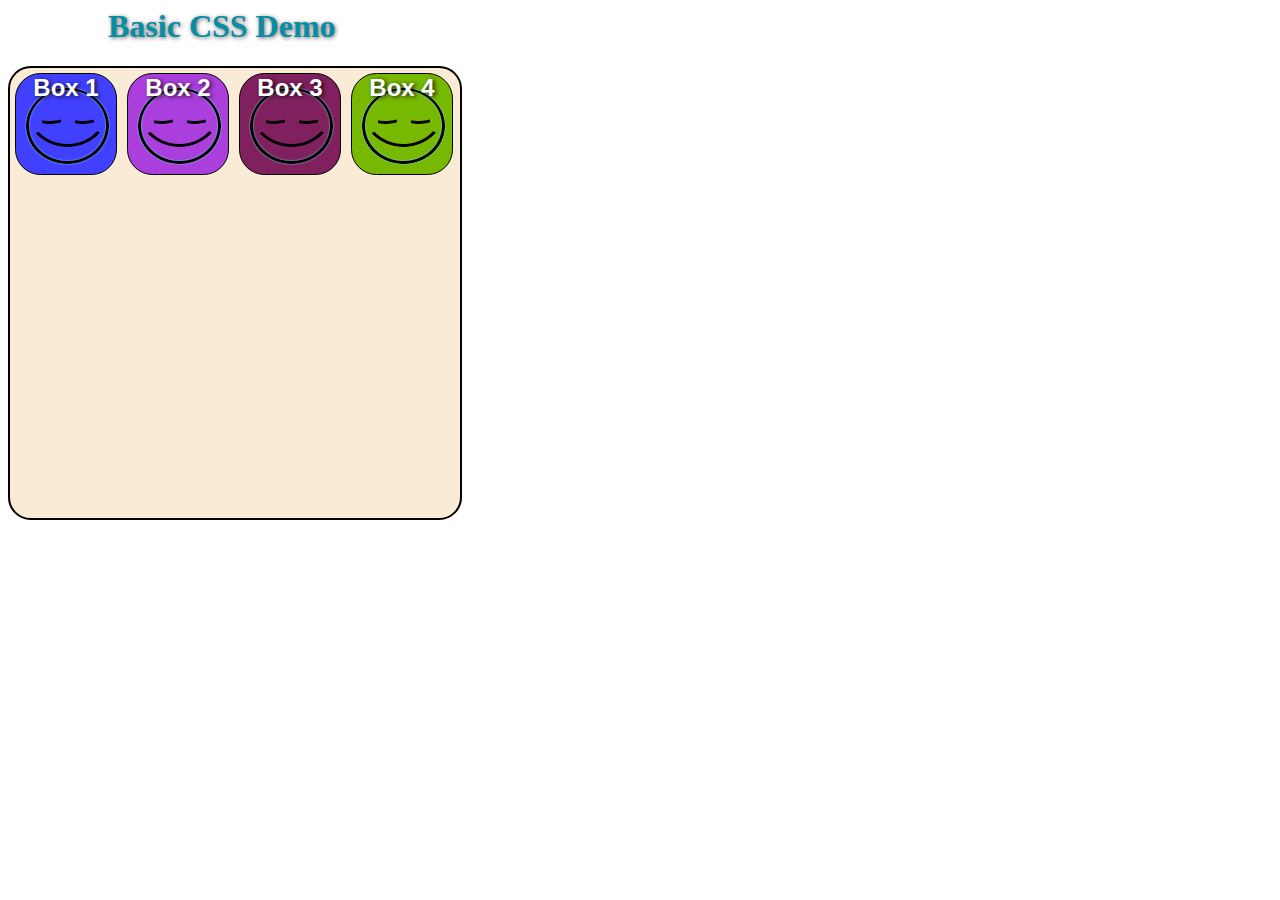
<file: Basic_HTML_and_CSS/Basic_CSS_Demo_1.html>
<!@DOCTYPE html>
<html lang="en">
    <head>
        <meta charset="utf-8">
        <title>Basic HTML Template</title>
        <link rel="stylesheet" href="./css/Basic_style.css">
    </head>
    <body>
        
        <div>
            <h1>Basic CSS Demo</h1>
        </div>
        
        <div class="container">
            <div class="squares">
                <p>Box 1</p>
            </div>

            <div class="squares">
                <p>Box 2</p>
            </div>

            <div class="squares">
                <p>Box 3</p>
            </div>

            <div class="squares">
                <p>Box 4</p>
            </div>
        </div>
   
    </body>
</html>
</file>
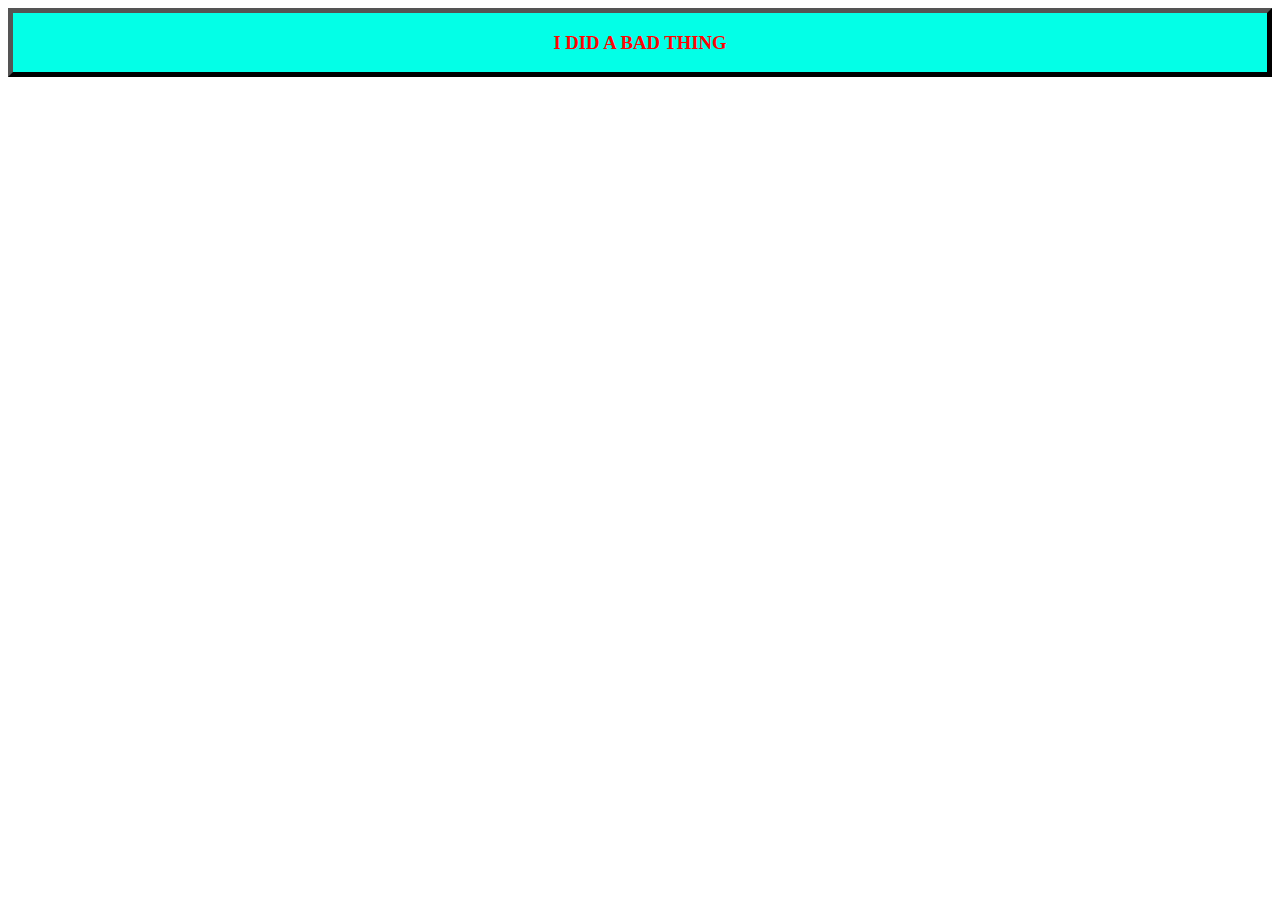
<file: Basic_HTML_and_CSS/Basic_HTML_3.html>
<html>
<head>
<style>
	.myDiv {
		border: 5px outset #000000;
		background-color: #03FFE7;
		color: #FF0303;
		text-align: center;
	}
</style>
</head>
<body>

<div class="myDiv">
	<h3>I DID A BAD THING</h3>
</div>

</body>
</html>
</file>
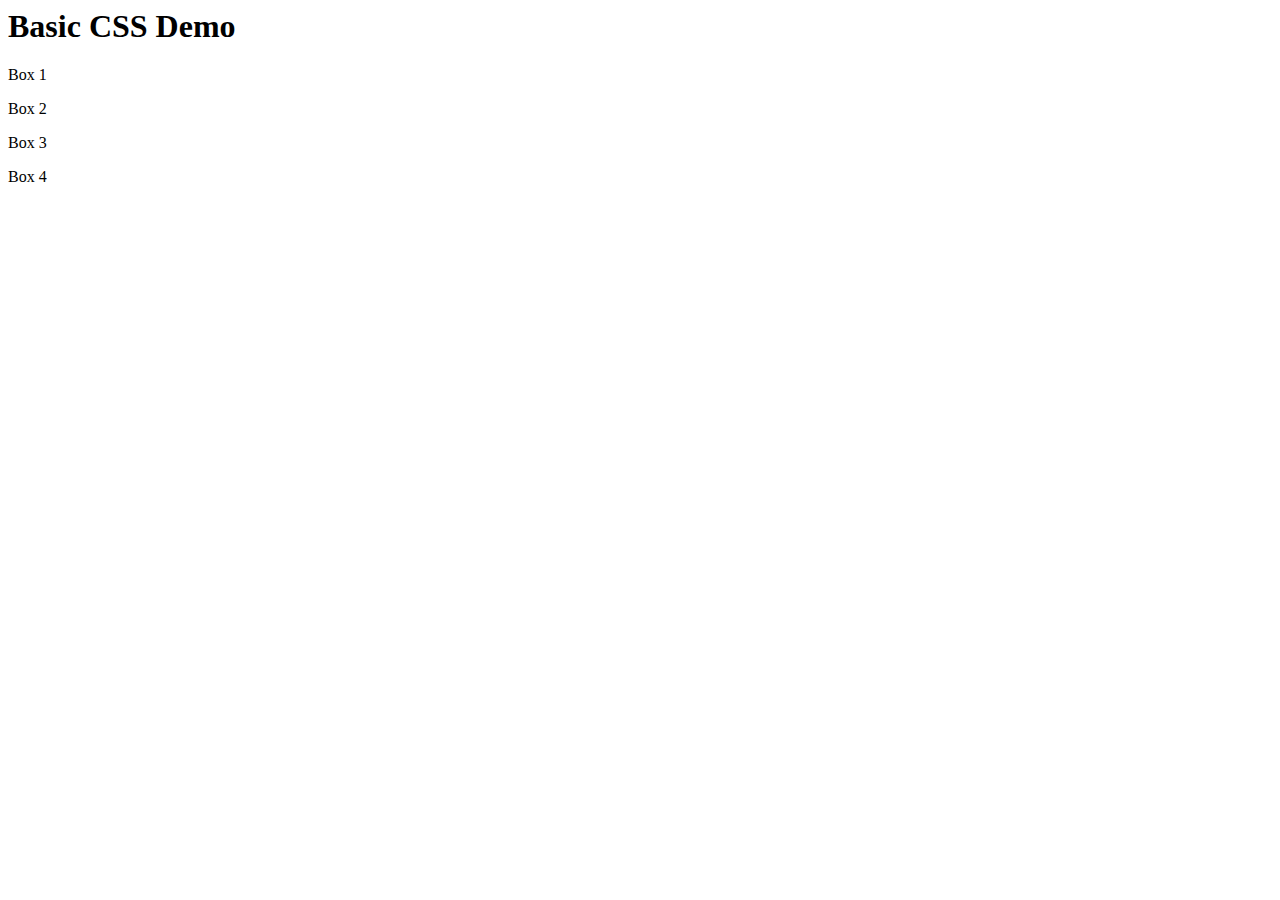
<file: Basic_HTML_and_CSS/Basic_HTML_Template.html>
<!@DOCTYPE html>
<html lang="en">
    <head>
        <meta charset="utf-8">
        <title>Basic HTML Template</title>
    </head>
    <body>
        
        <div>
            <h1>Basic CSS Demo</h1>
        </div>
        
        <div class="container">
            <div class="squares">
                <p>Box 1</p>
            </div>

            <div class="squares">
                <p>Box 2</p>
            </div>

            <div class="squares">
                <p>Box 3</p>
            </div>

            <div class="Squares">
                <p>Box 4</p>
            </div>
        </div>
   
    </body>
</html>
</file>
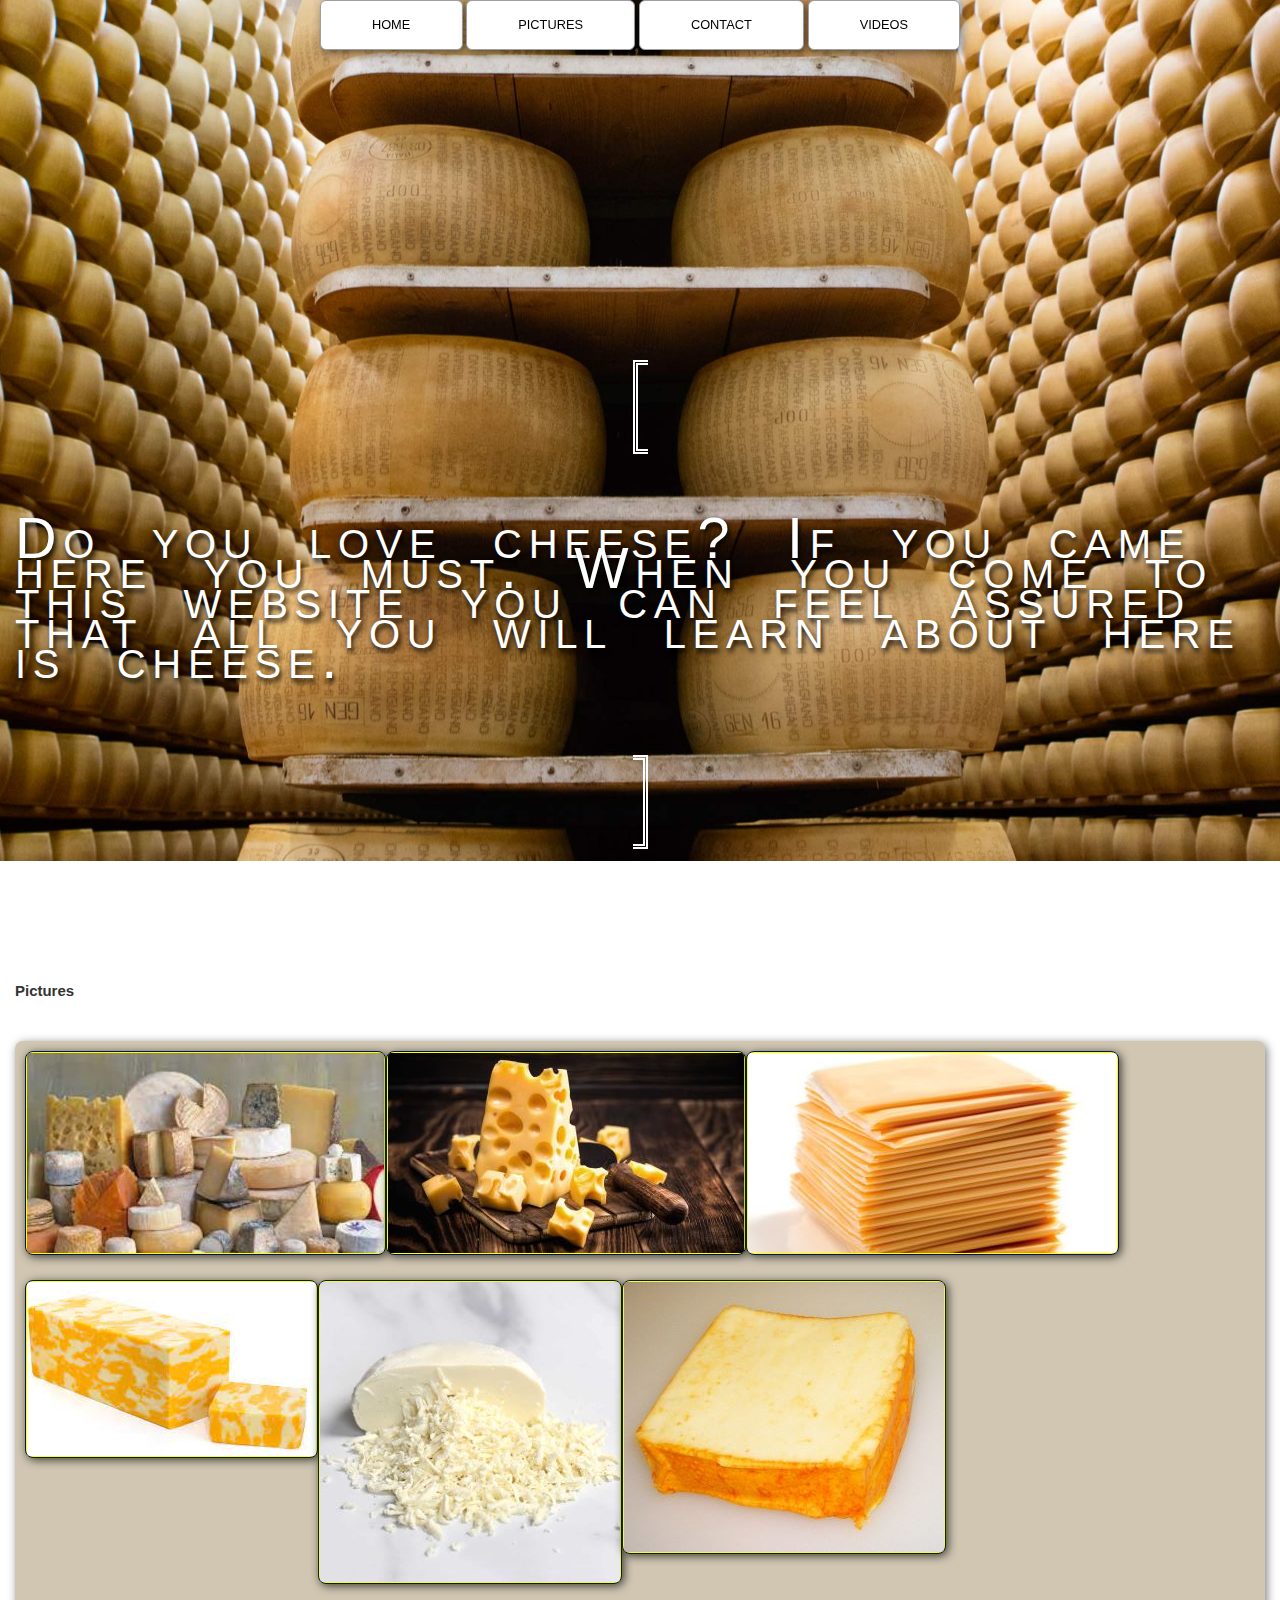
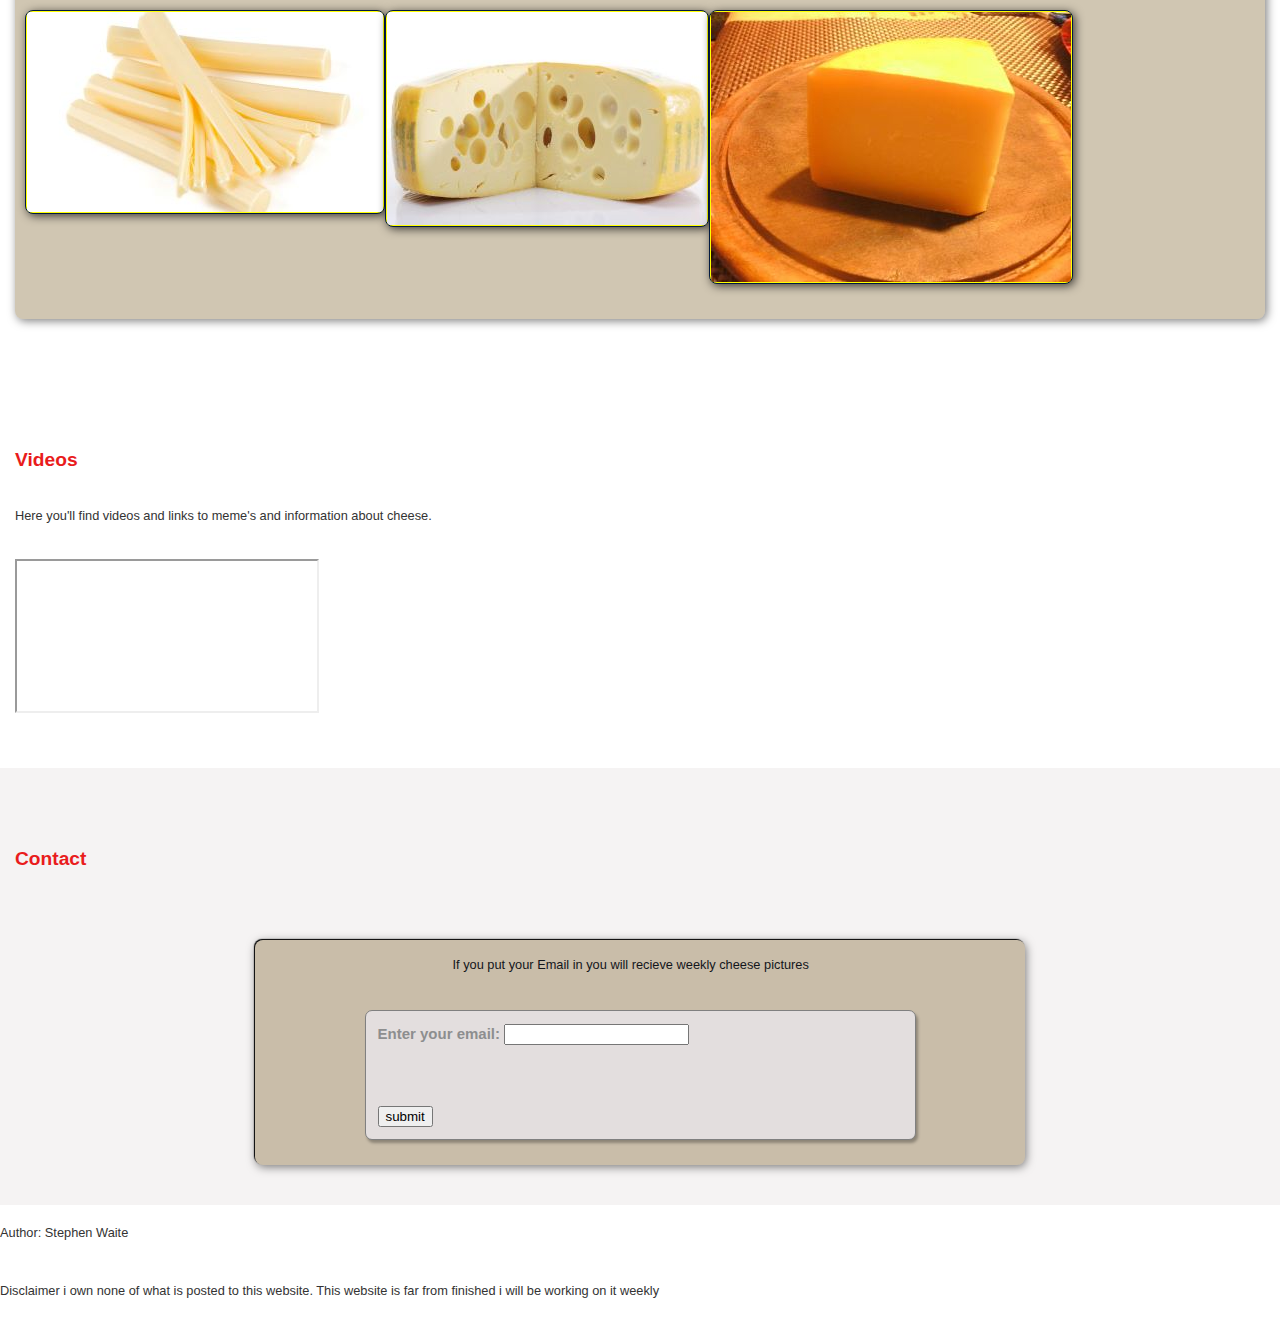
<file: Basic_HTML_and_CSS/one_page_website.html>
<!DOCTYPE html>
<html lang="en">
	<head>
		<link rel="stylesheet" href="./css/favicon.css">
		<meta Charset="UTF-8">
		<title>Welcome to Cheese</title>
		<link rel="stylesheet" href="./css/animation.css">
		<link rel="stylesheet" href="./css/shared.css">
	</head>
	<body>
	
		<!-- NAV -->
		<div class="wrap">
			<div class="menu-container">
				<ul class="menu">
					<a href="#home" id="link"><li>HOME</li></a>
					<a href="#pictures" id="link"><li>PICTURES</li></a>
					<a href="#contact" id="link"><li>CONTACT</li></a>
					<a href="#videos" id="link"><li>VIDEOS</li></a>
				</ul>
			</div>
		</div>
		<!-- END NAV -->
		
		<!-- HOME -->
		<div id="home">
			<div class="container">
				<div class="text-center">
					<span class="head-main">
						<p> Do you love cheese? If you came here you must. 
						When you come to this website you can feel assured that all you will learn about here is cheese. </p>
					</span>
				</div>
			</div>
		</div>
		<!-- END HOME -->
		
		<!-- PICTURES -->
		<section id="pictures">
			<div class="container">
				<h3>Pictures</h3>
					<div class="flex-container">
					
						<!-- PICTURE-CONTAINER 1 -->
						<div class="photo-container">
							<div class="photo">
								<img src="Pictures\Thumbnail_1.jpg" onclick="openModal();currentSlide(1)" class="hover-shadow">
								<div class="photo-overlay">
									<p>This is what the different cheese's look like.</p>
								</div>
							</div>
						</div>
						<!-- END PICTURE-CONTAINER 1 -->
					
						<!-- PICTURE-CONTAINER 2 -->
						<div class="photo-container">
							<div class="photo">
								<img src="Pictures\Thumbnail_2.jpg" onclick="openModal();currentSlide(2)" class="hover-shadow">
								<div class="photo-overlay">
									<p>This is what swiss cheese look's like.</p>
								</div>
							</div>
						</div>
						<!-- END PICTURE-CONTAINER 2 -->
					
						<!-- PICTURE-CONTAINER 3 -->
						<div class="photo-container">
							<div class="photo">
								<img src="Pictures\Thumbnail_3.jpg" onclick="openModal();currentSlide(3)" class="hover-shadow">
								<div class="photo-overlay">
									<p>This is what sliced cheddar cheese look's like.</p>
								</div>
							</div>
						</div>
						<!-- END PICTURE-CONTAINER 3 -->
					
						<!-- PICTURE-CONTAINER 4 -->
						<div class="photo-container">
							<div class="photo">
								<img src="Pictures\Thumbnail_4.jpg" onclick="openModal();currentSlide(4)" class="hover-shadow">
								<div class="photo-overlay">
									<p>This is what marble cheese look's like.</p>
								</div>
							</div>
						</div>
						<!-- END PICTURE-CONTAINER 4 -->
					
						<!-- PICTURE-CONTAINER 5 -->
						<div class="photo-container">
							<div class="photo">
								<img src="Pictures\Thumbnail_5.jpg" onclick="openModal();currentSlide(5)" class="hover-shadow">
								<div class="photo-overlay">
									<p>This is what mozzarella cheese look's like.</p>
								</div>
							</div>
						</div>
						<!-- END PICTURE-CONTAINER 5 -->
					
						<!-- PICTURE-CONTAINER 6 -->
						<div class="photo-container">
							<div class="photo">
								<img src="Pictures\Thumbnail_6.jpg" onclick="openModal();currentSlide(6)" class="hover-shadow">
								<div class="photo-overlay">
									<p>This is cheese look's like bread.</p>
								</div>
							</div>
						</div>
						<!-- END PICTURE-CONTAINER 6 -->
					
						<!-- PICTURE-CONTAINER 7 -->
						<div class="photo-container">
							<div class="photo">
								<img src="Pictures\Thumbnail_7.jpg" onclick="openModal();currentSlide(7)" class="hover-shadow">
								<div class="photo-overlay">
									<p>This is what string cheese look's like.</p>
								</div>
							</div>
						</div>
						<!-- END PICTURE-CONTAINER 7 -->
					
						<!-- PICTURE-CONTAINER 8 -->
						<div class="photo-container">
							<div class="photo">
								<img src="Pictures\Thumbnail_8.jpg" onclick="openModal();currentSlide(8)" class="hover-shadow">
								<div class="photo-overlay">
									<p>This is what a cut wheel of swiss cheese look's like.</p>
								</div>
							</div>
						</div>
						<!-- END PICTURE-CONTAINER 8 -->
					
						<!-- PICTURE-CONTAINER 9 -->
						<div class="photo-container">
							<div class="photo">
								<img src="Pictures\Thumbnail_9.jpg" onclick="openModal();currentSlide(9)" class="hover-shadow">
								<div class="photo-overlay">
									<p>This is what a block of cheddar cheese look's like.</p>
								</div>
							</div>
						</div>
						<!-- END PICTURE-CONTAINER 9 -->
					
				</div>
			</div>
		</section>
		<!-- END PICTURES -->
		
		<!-- THE MODAL/LIGHTBOX -->
		<div id="myModal" class="modal">
			<span class="close cursor" onclick="closeModal()">&times;</span>
			<div class="modal-content">

				<div class="mySlides">
					<div class="numbertext">1 / 9</div>
					<img src="Pictures\Thumbnail_1.jpg" style="width:100%;">
				</div>

				<div class="mySlides">
					<div class="numbertext">2 / 9</div>
					<img src="Pictures\Thumbnail_2.jpg" style="width:100%;">
				</div>

				<div class="mySlides">
					<div class="numbertext">3 / 9</div>
					<img src="Pictures\Thumbnail_3.jpg" style="width:100%;">
				</div>

				<div class="mySlides">
					<div class="numbertext">4 / 9</div>
					<img src="Pictures\Thumbnail_4.jpg" style="width:100%;">
				</div>

				<div class="mySlides">
					<div class="numbertext">5 / 9</div>
					<img src="Pictures\Thumbnail_5.jpg" style="width:100%;">
				</div>

				<div class="mySlides">
					<div class="numbertext">6 / 9</div>
					<img src="Pictures\Thumbnail_6.jpg" style="width:100%;">
				</div>

				<div class="mySlides">
					<div class="numbertext">7 / 9</div>
					<img src="Pictures\Thumbnail_7.jpg" style="width:100%;">
				</div>

				<div class="mySlides">
					<div class="numbertext">8 / 9</div>
					<img src="Pictures\Thumbnail_8.jpg" style="width:100%;">
				</div>

				<div class="mySlides">
					<div class="numbertext">9 / 9</div>
					<img src="Pictures\Thumbnail_9.jpg" style="width:100%;">
				</div>

				<!-- NEXT/PREVIOUS CONTROLS -->
				<a class="prev" onclick="plusSlides(-1)">%#10094;</a>
				<a class="next" onclick="plusSlides(1)">%#10095;</a>

				<!-- CAPTION TEXT -->
				<div class="caption-container">
					<p id="caption"></p>
				</div>

				<!-- THUMBNAIL IMAGE CONTROLS -->
				<div class="column">
					<img class="demo" src="Pictures\Thumbnail_1.jpg" onclick="currentSlide(1)" alt="">
				</div>

				<div class="column">
					<img class="demo" src="Pictures\Thumbnail_2.jpg" onclick="currentSlide(1)" alt="">
				</div>

				<div class="column">
					<img class="demo" src="Pictures\Thumbnail_3.jpg" onclick="currentSlide(1)" alt="">
				</div>

				<div class="column">
					<img class="demo" src="Pictures\Thumbnail_4.jpg" onclick="currentSlide(1)" alt="">
				</div>

				<div class="column">
					<img class="demo" src="Pictures\Thumbnail_5.jpg" onclick="currentSlide(1)" alt="">
				</div>

				<div class="column">
					<img class="demo" src="Pictures\Thumbnail_6.jpg" onclick="currentSlide(1)" alt="">
				</div>

				<div class="column">
					<img class="demo" src="Pictures\Thumbnail_7.jpg" onclick="currentSlide(1)" alt="">
				</div>

				<div class="column">
					<img class="demo" src="Pictures\Thumbnail_8.jpg" onclick="currentSlide(1)" alt="">
				</div>

				<div class="column">
					<img class="demo" src="Pictures\Thumbnail_9.jpg" onclick="currentSlide(1)" alt="">
				</div>

			</div>
		</div>

		<!-- VIDEOS -->
		<section id="videos">
			<div class="container">
				<div>
					<h2>Videos</h2>
						<div>
							<p>Here you'll find videos and links to meme's and information about cheese.</p>
								<div class="video-container">
									<iframe
									src="https://www.youtube.com/embed/SyimUCBIo6c"
									title="Cheese">
									</iframe>
								</div>
						</div>
				</div>
			</div>
		</section>
		<!-- END VIDEOS -->
		
		<!-- CONTACT -->
		<section id="contact">
			<div class="container">
				<div class="heading-padding">
					<h2 class="heading-padding">Contact</h2>
					<div class="contact-area">
						<p class="contact-text">If you put your Email in you will recieve weekly cheese pictures</p>
						<div class="contact-info">
							<form action="" method="post">
								<label for="email">Enter your email:</label>
								<input type="email" id="email" name="email">
								<div class="form-spacer">
								</div>
								<div class="submit">
									<input type="submit" value="submit">
								</div>	
							</form>
						</div>
					</div>
				</div>
			</div>
		</section>
		<!-- END CONTACT -->
		
		<!-- FOOTER -->
			<footer>
				<p>Author: Stephen Waite</p>
				<p>Disclaimer i own none of what is posted to this website. This website is far from finished i will be working on it weekly</p>
		<!-- END FOOTER -->
	
		<script src="./js/one_page_website.js"></script>
	</body>
</html>
</file>
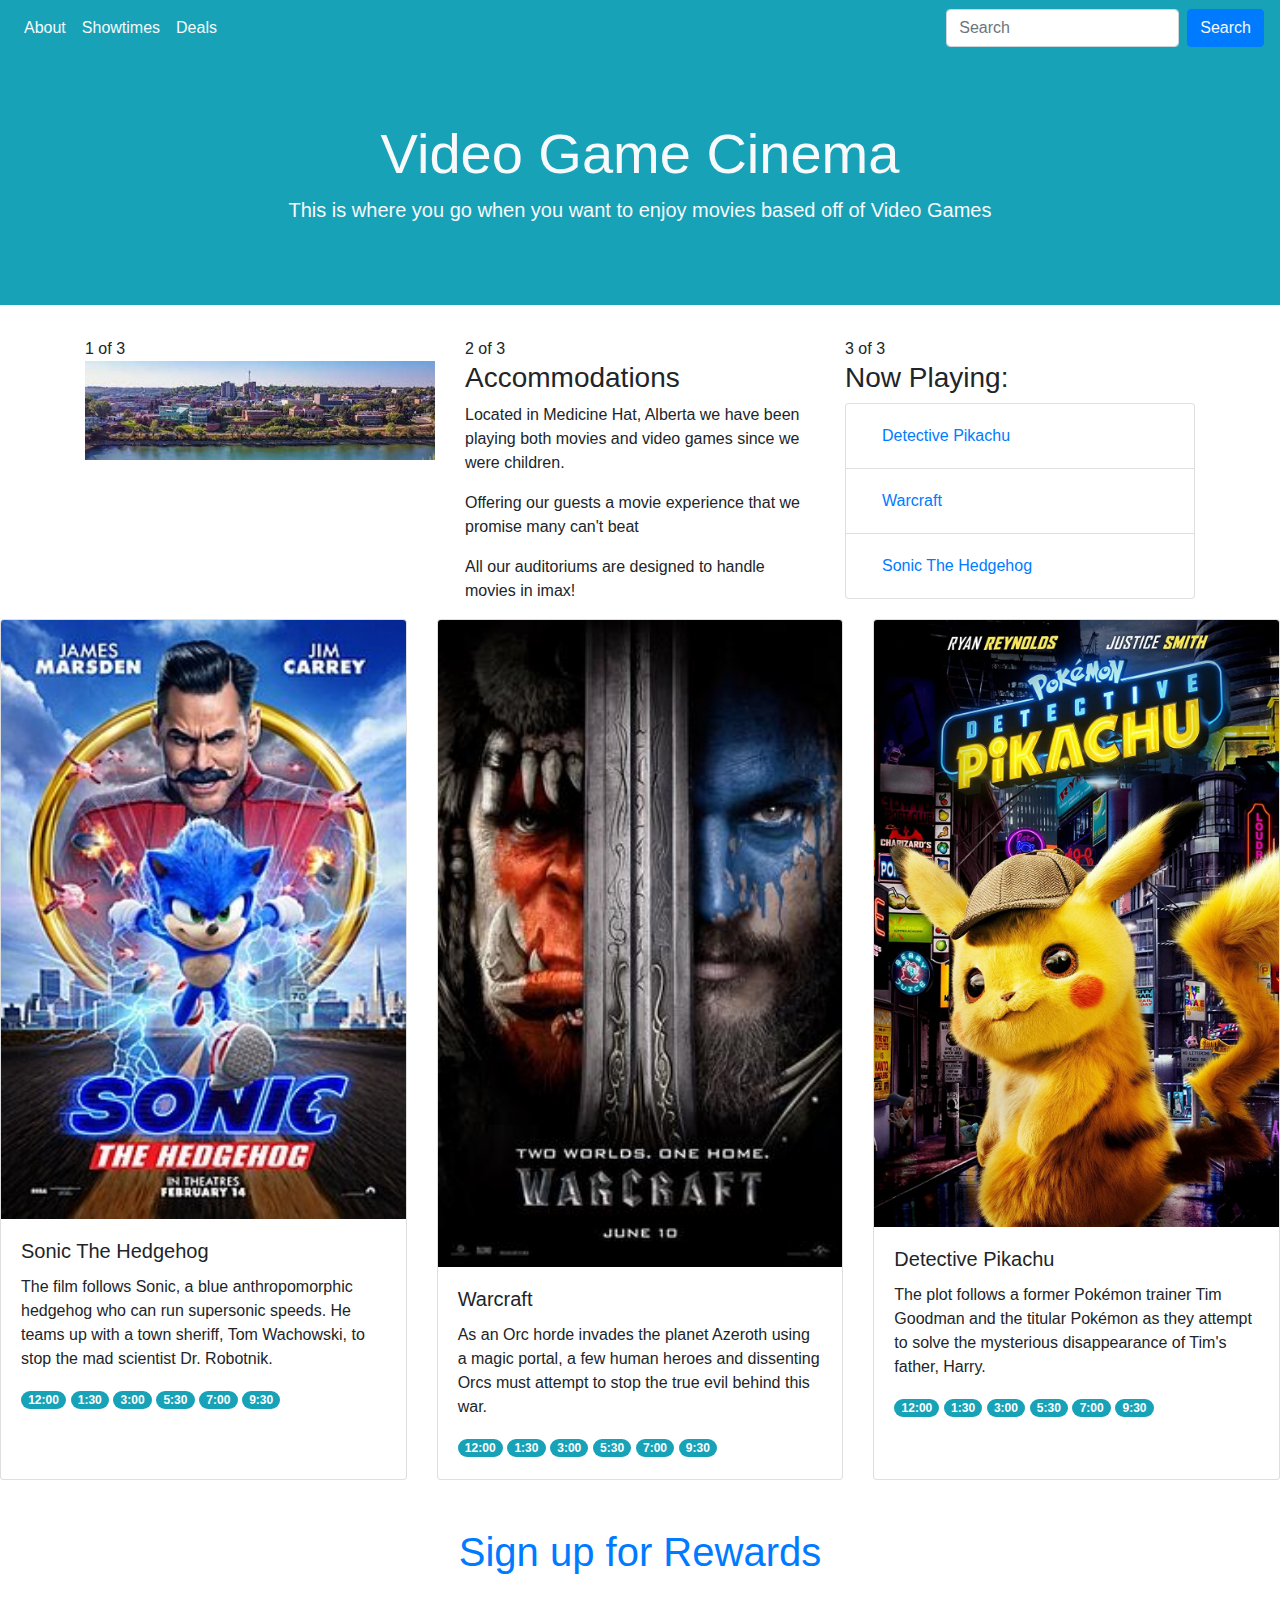
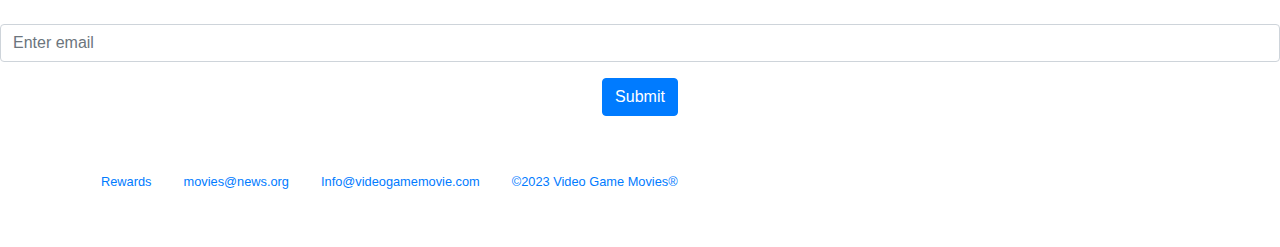
<file: Basic_HTML_and_CSS/bootstrap4_project/project_cinema.html>
<!doctype html>
<html lang="en">
  <head>
    <!-- Required meta tags -->
    <meta charset="utf-8">
    <meta name="viewport" content="width=device-width, initial-scale=1, shrink-to-fit=no">

    <!-- Bootstrap CSS -->
    <link rel="stylesheet" href="https://cdn.jsdelivr.net/npm/bootstrap@4.3.1/dist/css/bootstrap.min.css" integrity="sha384-ggOyR0iXCbMQv3Xipma34MD+dH/1fQ784/j6cY/iJTQUOhcWr7x9JvoRxT2MZw1T" crossorigin="anonymous">

    <title>Video Game Cinema</title>
  </head>
  <body>
    
    <div class="container"></div>

        <nav class="navbar navbar-expand-lg navbar-light bg-info">         
            <div class="collapse navbar-collapse" id="navbarSupportedContent">
              <ul class="navbar-nav mr-auto">
                <li class="nav-item active">
                  <a class="nav-link text-light" href="#about">About</a>
                </li>
                <li class="nav-ite active">
                  <a class="nav-link text-light" href="#showtimes">Showtimes</a>
                </li>
                <li class="nav-item active">
                  <a class="nav-link text-light" href="#deals">Deals</a>
                </li>
              </ul>
              <form class="form-inline my-2 my-lg-0">
                <input class="form-control mr-sm-2" type="search" placeholder="Search" aria-label="Search">
                <button class="btn btn-primary my-2 my-sm-0 text-light" type="submit">Search</button>
              </form>
            </div>
        </nav>

          <div class="jumbotron jumbotron-fluid bg-info text-center">
            <div class="container">
              <h1 class="display-4 text-light">Video Game Cinema</h1>
              <p class="lead text-light">This is where you go when you want to enjoy movies based off of Video Games</p>
            </div>
          </div>

          <div class="container" id="about">
            <div class="row">
              <div class="col">
                1 of 3

                <img src="./img/Medicine_Hat.jpg" class="img-fluid" alt="">

              </div>
              <div class="col">
                2 of 3

               <h3>Accommodations</h3>
               <p>Located in Medicine Hat, Alberta we have been playing both movies and video games since we were children.</p>
               <p>Offering our guests a movie experience that we promise many can't beat</p>
               <p>All our auditoriums are designed to handle movies in imax!</p>


              </div>
              <div class="col">
                3 of 3

                <h3>Now Playing:</h3>
                <ul class="list-group">
                  <li class="list-group-item">
                    <a class="nav-link" href="a">Detective Pikachu</a>
                  </li>
                  <li class="list-group-item">
                    <a class="nav-link" href="b">Warcraft</a>
                  </li>
                  <li class="list-group-item">
                    <a class="nav-link" href="c">Sonic The Hedgehog</a>
                  </li>
                </ul>
                

              </div>
            </div>
          </div>

<!-----showtimes----->

<div class="card-deck" id="showtimes">
  <div class="card">
    <img src="./img/Sonic.jpg" class="card-img-top" alt="Sonic">
    <div class="card-body">
      <h5 class="card-title">Sonic The Hedgehog</h5>
      <p class="card-text">The film follows Sonic, a blue anthropomorphic hedgehog who can run supersonic speeds. He teams up with a town sheriff, Tom Wachowski, to stop the mad scientist Dr. Robotnik.</p>
      <span class="badge badge-pill badge-info">12:00</span>
      <span class="badge badge-pill badge-info">1:30</span>
      <span class="badge badge-pill badge-info">3:00</span>
      <span class="badge badge-pill badge-info">5:30</span>
      <span class="badge badge-pill badge-info">7:00</span>
      <span class="badge badge-pill badge-info">9:30</span>
    </div>
  </div>
  <div class="card">
    <img src="./img/Warcraft.jpg" class="card-img-top" alt="Warcraft">
    <div class="card-body">
      <h5 class="card-title">Warcraft</h5>
      <p class="card-text">As an Orc horde invades the planet Azeroth using a magic portal, a few human heroes and dissenting Orcs must attempt to stop the true evil behind this war.</p>
      <span class="badge badge-pill badge-info">12:00</span>
      <span class="badge badge-pill badge-info">1:30</span>
      <span class="badge badge-pill badge-info">3:00</span>
      <span class="badge badge-pill badge-info">5:30</span>
      <span class="badge badge-pill badge-info">7:00</span>
      <span class="badge badge-pill badge-info">9:30</span>
    </div>
  </div>
  <div class="card">
    <img src="./img/Pikachu.jpg" class="card-img-top" alt="Pikachu">
    <div class="card-body">
      <h5 class="card-title">Detective Pikachu</h5>
      <p class="card-text">The plot follows a former Pokémon trainer Tim Goodman and the titular Pokémon as they attempt to solve the mysterious disappearance of Tim's father, Harry.</p>
      <span class="badge badge-pill badge-info">12:00</span>
      <span class="badge badge-pill badge-info">1:30</span>
      <span class="badge badge-pill badge-info">3:00</span>
      <span class="badge badge-pill badge-info">5:30</span>
      <span class="badge badge-pill badge-info">7:00</span>
      <span class="badge badge-pill badge-info">9:30</span>
    </div>
  </div>
</div>

<!-----/showtimes----->

          <div class="text-center" id="deals">
            <form>
              <h1 class="text-primary my-5">Sign up for Rewards</h1>
              <div class="form-group">
                <input type="email" class="form-control" id="exampleInputEmail1" aria-describedby="emailHelp" placeholder="Enter email">
              </div>
              <button type="submit" class="btn btn-primary">Submit</button>
            </form>
          </div>

          <div class="container my-5">
            <ul class="nav nav-inline">
              <li class="nav-item">
                <small><a class="nav-link active" href="#">Rewards</a></small>
              </li>
              <li class="nav-item">
                <small><a class="nav-link" href="#">movies@news.org</a></small>
              </li>
              <li class="nav-item">
                <small><a class="nav-link" href="#">Info@videogamemovie.com</a></small>
              </li>
              <li class="nav-item">
                <small><a class="nav-link" href="#">&copy;2023 Video Game Movies&reg;</a></small>
              </li>
            </ul>
          </div>






    </div>

    <!-- Optional JavaScript -->
    <!-- jQuery first, then Popper.js, then Bootstrap JS -->
    <script src="https://code.jquery.com/jquery-3.3.1.slim.min.js" integrity="sha384-q8i/X+965DzO0rT7abK41JStQIAqVgRVzpbzo5smXKp4YfRvH+8abtTE1Pi6jizo" crossorigin="anonymous"></script>
    <script src="https://cdn.jsdelivr.net/npm/popper.js@1.14.7/dist/umd/popper.min.js" integrity="sha384-UO2eT0CpHqdSJQ6hJty5KVphtPhzWj9WO1clHTMGa3JDZwrnQq4sF86dIHNDz0W1" crossorigin="anonymous"></script>
    <script src="https://cdn.jsdelivr.net/npm/bootstrap@4.3.1/dist/js/bootstrap.min.js" integrity="sha384-JjSmVgyd0p3pXB1rRibZUAYoIIy6OrQ6VrjIEaFf/nJGzIxFDsf4x0xIM+B07jRM" crossorigin="anonymous"></script>
  </body>
</html>
</file>
<file: Basic_HTML_and_CSS/css/Basic_style.css>
body {
    background-color: #fff;
}

h1 {
    color: rgba(8,141,165,1);
    margin-left: 100px;
    text-shadow: 1px .5px 4px rgba(0,0,0, 0.6);
}

.container {
    width: 450px;
    height: 450px;
    background-color: #faebd7;
    border: 2px solid black;
    border-radius: 5%
}

/*---------------------------------------------------------------------
    SELECT ALL SQUARES IN THE ARRAY
---------------------------------------------------------------------*/
.container .squares:nth-child(-n+4)  {
    background-image: url("../Pictures/Icons/smileyface.png");
    color: #fff;
    float: left;
    width: 100px;
    height: 100px;
    margin: 5px;
    border: 1px solid black;
    border-radius: 25%;
    cursor: pointer;
    transition: transform .5s ease-in-out;
}
/*----------------------------------------------------------------------
    SELECT ALL SQUARES PARAGRAPHES IN THE ARRAY
----------------------------------------------------------------------*/
.squares:nth-child(-n+4) p{
font-family: "Helvetica Neue", Arial, Helvetica, sans-serif;
font-size: 1.5em;
font-weight: 900;
text-align: center;
margin: 0;
text-shadow: 2px 1px 4px rgba(0,0,0, 0.8);
}

/*----------------------------------------------------------------------
    INDIVIDUALLY SELECT A SQUARE IN THE ARRAY
-----------------------------------------------------------------------*/
.squares:nth-child(1) {
    background: #4240ff;
}

.squares:nth-child(2) {
    background: #ab3fdd;
}

.squares:nth-child(3) {
    background: #81205f;
}

.squares:nth-child(4) {
    background: #77b800;
}
/*----------------------------------------------------------------------
    HOVER, TRANSLATE & TRANSFORM EFFECTS
-----------------------------------------------------------------------*/
.container .squares:nth-child(-n+4):hover {
    background-image: url("../Pictures/Icons/creepyface.png");
    transform: scale(.5);
    animation-name: race;
    animation-duration: 2.5s;
    animation-iteration-count: infinite;
    animation-timing-function: cubic-bezier(2.5, .2, .3, 2);
}

.squares:nth-child(1):hover {
    background: #13b4ff;
}

.squares:nth-child(2):hover {
    background: #d861af;
}

.squares:nth-child(3):hover{
    background: #81205f;
}

.squares:nth-child(4):hover{
    background: #77b800;
}



/*----------------------------------------------------------------------
   ANIMATION EFFECT
-----------------------------------------------------------------------*/
@keyframes race {
    0%, 100% {
        transform: translateY(0px);
        background-image: url("../Pictures/Icons/creepyface.png")
    }
    50% {
        transform: translateY(300px);
    }
}
</file>
<file: Basic_HTML_and_CSS/css/favicon.css>
<link rel="apple-touch-icon" sizes="180x180" href="/apple-touch-icon.png">
<link rel="icon" type="image/png" sizes="32x32" href="/favicon-32x32.png">
<link rel="icon" type="image/png" sizes="16x16" href="/favicon-16x16.png">
<link rel="manifest" href="/site.webmanifest">
</file>
<file: Basic_HTML_and_CSS/css/animation.css>
.menu {
    color: #f00;
    font: bold 12/18px sans-serif;
    text-align: center;
    display: inline;
    margin: 0% auto;
    padding: 0;
    list-style: none;
    text-decoration: none;
}

.menu li {
    color: #000;
    background-color: rgba(255, 255, 255, 1);
    display: inline-block;
    margin: 0% auto;
    position: relative;
    padding: 15px 4%;
    border: 1px solid #9d9fa2;
    box-shadow: 2px 2px 10px 0 rgba(0, 0, 0, .5);
    border-radius: 6px;
    /*background-color: #052136;*/
    cursor: pointer;
    transition-property: background;
    transition-duration: .4s;
    transition-delay: 0s;
    transition-timing-function: ease-in-out;
}

.menu li:hover {
    color: #f00;
    background-color: rgba(100, 65, 0, .3);
}

.photo {
    position: relative;
    line-height: 0;
    margin-bottom: 2em;
    overflow: hidden;
    border-radius: 8px;
    padding: 1px;
    border: 1px solid #021a40;
    background-color: #ff0;
    box-shadow: 2px 2px 10px rgba(0, 0, 0, 0.7);
}

.photocontainer {
    text-align: center;
    margin: 15px auto;
    width: 300px;
    height: 169px;
}

.photocontainer img {
    max-width: 100%;
    width: 300px;
    height: 169px;
}

.photo-overlay {
    color: #fff;
    position: absolute;
    top: 0;
    right: 0;
    bottom: 0;
    left: 0;
    padding-left: 20px;
    padding-right: 20px;
    justify-content: center;
    align-items: center;
    background: rgba(0, 0, 0, 0.5);
}

.photo-overlay {
    opacity: 0;
    transition: opacity .1s;
    border-radius: 10px;
    cursor: pointer;
}

.photo-overlay p {
    width: 100%;
    height: 100%;
    color: #fff;
}

.photo-overlay hover {
    opacity: 1;
}

.photo img{
    transition: transform .5s;
    transform-origin: 50% 50%;
}

.photo:hover img {
    transform: scale(1.1); 
}

.column {
    float: left;
    width: 25%;
}

.modal {
    display: none;
    position: fixed;
    z-index: 1;
    padding-top: 100px;
    left: 0;
    top: 0;
    width: 100%;
    height: 100%;
    overflow: auto;
    background-color: black;
}

.modal-content {
    position: relative;
    background-color: #fefefe;
    margin: auto;
    padding: 0;
    width: 90%;
    max-width: 1200px;
}

.close {
    color: white;
    position: absolute;
    top: 10px;
    right: 25px;
    font-size: 35px;
    font-weight: bold;
}

.close:hover,
.close:hover {
    color: #999;
    text-decoration: none;
    cursor: pointer;
}

.mySlides {
    display: none;
}

.prev,
.next {
    cursor: pointer;
    position: absolute;
    top: 50%;
    width: auto;
    padding: 16px;
    margin-top: -50px;
    color: white;
    font-weight: bold;
    font-size: 20px;
    transition: 0.6 ease;
    border-radius: 0 3px 3px 0;
    user-select: none;
    -webkit-user-select: none;
}

.next {
    right: 0;
    border-radius: 3px 0 0 3px;
}

.prev:hover,
.next:hover {
    background-color: rgba(0, 0, 0, 0.8);
}

.numbertext {
    color: #f2f2f2;
    font-size: 12px;
    padding: 8px 12px;
    position: absolute;
    top: 0;
}

.caption-container {
    text-align: center;
    background-color: black;
    padding: 2px 16px;
    color: white;
}

img.demo {
    opacity: 0.6;
}

.active,
.demo:hover {
    opacity: 1; 
}

img.hover-shadow {
    transition: 0.3s;
}

.hover-shadow:hover {
    box-shadow: 0 4px 8px 0 rgba(0, 0, 0, .2), 0 6px 20px 0 rgba(0, 0, 0, .19);
}
</file>
<file: Basic_HTML_and_CSS/css/shared.css>
html {
    font-family: sans-serif;
    font-size: 62.5%;
    -webkit-tap-highlight-color: rgba(0, 0, 0, 0);
    -webkit-text-size-adjust: 100%;
    -ms-text-size-adjust: 100%;
}

body {
    font-size: 1vw;
    margin: 0;
    font-family: "Helvetica Neue", Helvetica, Arial, sans-serif;
    line-height: 1.42857143;
    color: #333;
    background-color: #fff;
}

footer,
nav {
    display: block;
}

h1, h2, h3, h4, h5, h6 {
    font-family: 'Open Sans', sans-serif;
}

h2 {
    line-height: 50px;
    color: #e91c1c;
}

h3{
    line-height: 30px;
    padding-bottom: 20px;
}

p {
    font-weight: 300;
    line-height: 30px;
    padding-bottom: 15px;
}

.text-center {
    text-align: center;
}

.heading-padding {
    padding-bottom: 40px;
}

section {
    padding-top: 50px;
    margin-top: 50px;
}

.navbar {
    height: 105px;
    max-height: 340px;
    display: inline-block;
}

.container {
    padding-right: 15px;
    padding-left: 15px;
    margin-left: auto;
    margin-right: auto;
}

.container-fluid {
    padding-right: 15px;
    padding-left: 15px;
    margin-left: auto;
    margin-right: auto;
}

.row {
    margin-left: -15px;
    margin-right: -15px;
}

.clearfix::after,
.container::after,
.navbar::after {
    clear: both;
    display: table;
    content: " ";
}

.wrap {
    height: 100%;
    width: 100%;
    position: absolute;
    overflow: hidden;
    top: 0;
    left: 0;
    text-align: center;
}

.menu-container {
    max-height: 340px;
    margin: 0% auto;
    content: " ";
    /* top: 0;
    left: 0; */
    /* position: absolute; */ /* to the top of the screen */
    width: 100%;
    position: fixed;
    z-index: 100;
    /* background color: rgba(255, 255, 255, 0); */
}

/*--------------------------------------------------------------
    HOME SECTION STYLES
--------------------------------------------------------------*/
#home {
    background: url(../Pictures/cheese-hero.jpg) no-repeat 50% 50%;
    background-attachment: fixed;
    -webkit-background-size: cover;
    -moz-background-size: cover;
    -o-background-size: cover;
    background-size: cover;
    width: 100%;
    display: block;
    height: auto;
    padding-top: 350px;
    padding-bottom: 500;
    color: #fff;
}

.head-main {
    text-shadow: 2px 4px 5px rgba(0, 0, 0, 0.9);
    font-variant: small-caps;
    color: #fff;
    letter-spacing: 5pt;
    word-spacing: 21pt;
    font-size: 4.5em;
    text-align: left;
    font-family: Impact, sans-serif;
    line-height: 2;
    font-weight: 900;
    border: 5px double #fff;
    padding: 10px;
}

.head-main-sub {
    font-size: 23px;
    font-weight: 500;
    padding: 50px 20px 10px 20px;
    text-transform: uppercase;
}

.head-last {
    font-size: 18px;
    font-weight: 900;
    padding: 5px 20px 20px 20px;
    border: 1px dotted #fff;
    padding: 5px;
}

/*--------------------------------------------------------------
    CONTACT STYLES
--------------------------------------------------------------*/
.flex-container {
    display: -webkit-flex;
    display: flex;
    flex-wrap: wrap;
    padding: 10px;
    border-radius: 8px;
    margin: 0px auto;
    background-color: rgba(100, 65, 0, .3);
    box-shadow: 2px 2px 10px 0 rgba(0, 0, 0, .5);
}

#contact {
    background-color: #f5f3f3;
}

.contact-area {
    width: 60%;
    padding: 10px;
    border-radius: 8px;
    margin: 0px auto;
    background-color: rgba(100, 65, 0, .3);
    box-shadow: -1px -1px 1px 0 rgba(0, 0, 0, 1), 1px 2px 10px 0 rgba(0, 0, 0, .5);
}

.contact-area p {
    color: #13161b;
    width: 50%;
    margin: 0 auto;
}

.contact-area form {
    font-size: 15px;
    outline: none;
    font-weight: 600;
    color: #8d8e8f;
    padding: 12px 12px;
    width: 70%;
    border: 1px solid #808080;
    margin: 2% auto;
    border-radius: 7px;
    background: rgb(227, 222, 222);
    box-shadow: 2px 3px 3px 0px rgba(0, 0, 0, .3);
    font-family: 'Raleway' sans-serif;
}

.contact-area input[type="text"] {
    font-size: 15px;
    outline: none;
    font-weight: 600;
    color: #8d8e8f;
    padding: 2% 1% 2% 7%;
    width: 80%;
    border-top: 1px solid #090b0d;
    border-right: 2px solid #424549;
    border-bottom: 2px solid #424549;
    border-left: 1px solid #090b0d;
    margin: 10px 1em;
    border-radius: 7px;
    background: #13161b;
    box-shadow: inset 0px 3px 0px 0px rgba(5, 5, 5, 0.15);
    font-family: 'Raleway' sans-serif;
}

contact-area input[type="text"]:hover {
    box-shadow: 0 0 18px rgba(100, 65, 0, .8);
} 

.form-spacer {
    padding: 30px 39px;
}

.submit input[type="text"]{
    color: rgb(255, 255, 255);
    cursor: pointer;
    border: none;
    font-weight: 900;
    outline: none;
    text-align: center;
    font-family: 'Raleway' sans-serif;
    margin: 0px 3%;
    width: 25%;
    font-size: 18px;
    transition: border-color 0.3s color 0.3s background-color 0.3s;
    border-radius: 7px;
    background-color: #797a7b;
    box-shadow: 1px 1px 4px 0 rgba(0, 0, 0, .3);
}

.submit input[type="text"]:hover {
    color: #000;
    background-color: #8d8e8f;
    box-shadow: inset 1px 2px 15px 0 rgba(0, 0, 0, .5);
}
</file>
